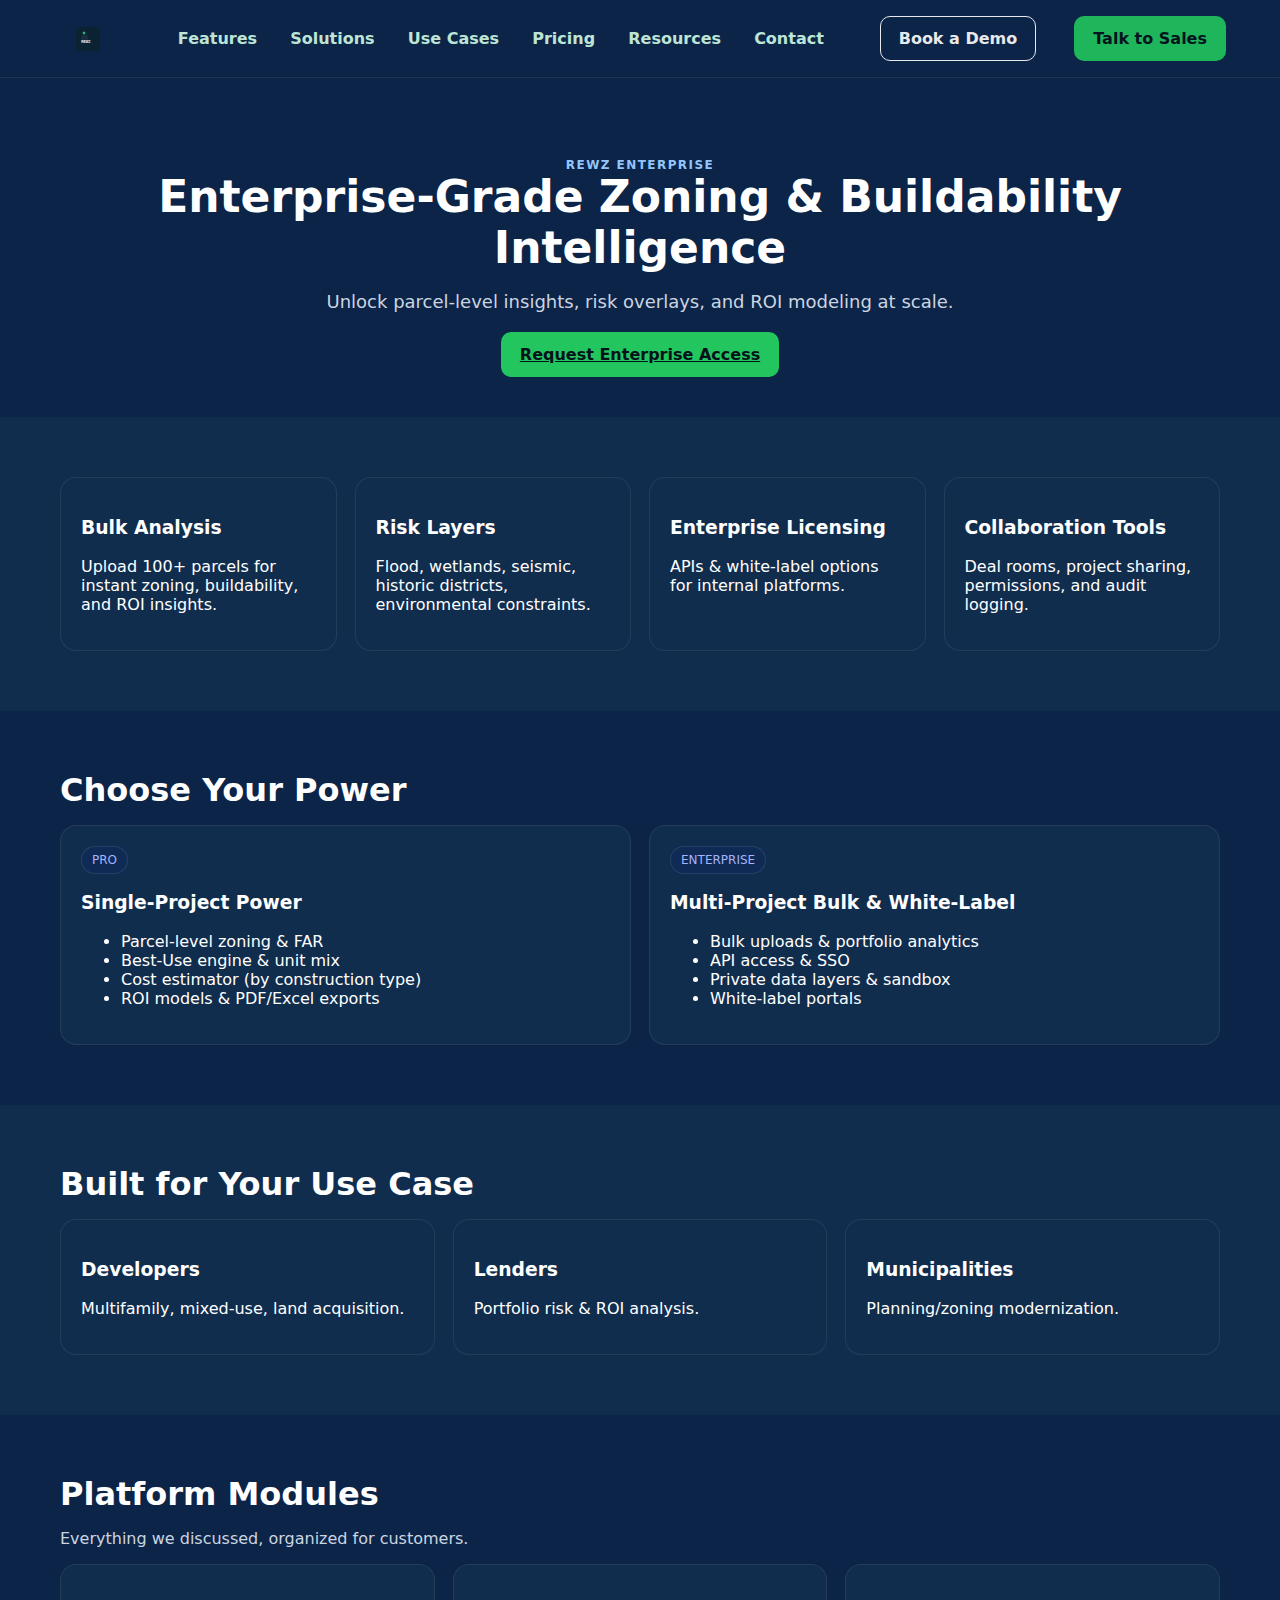
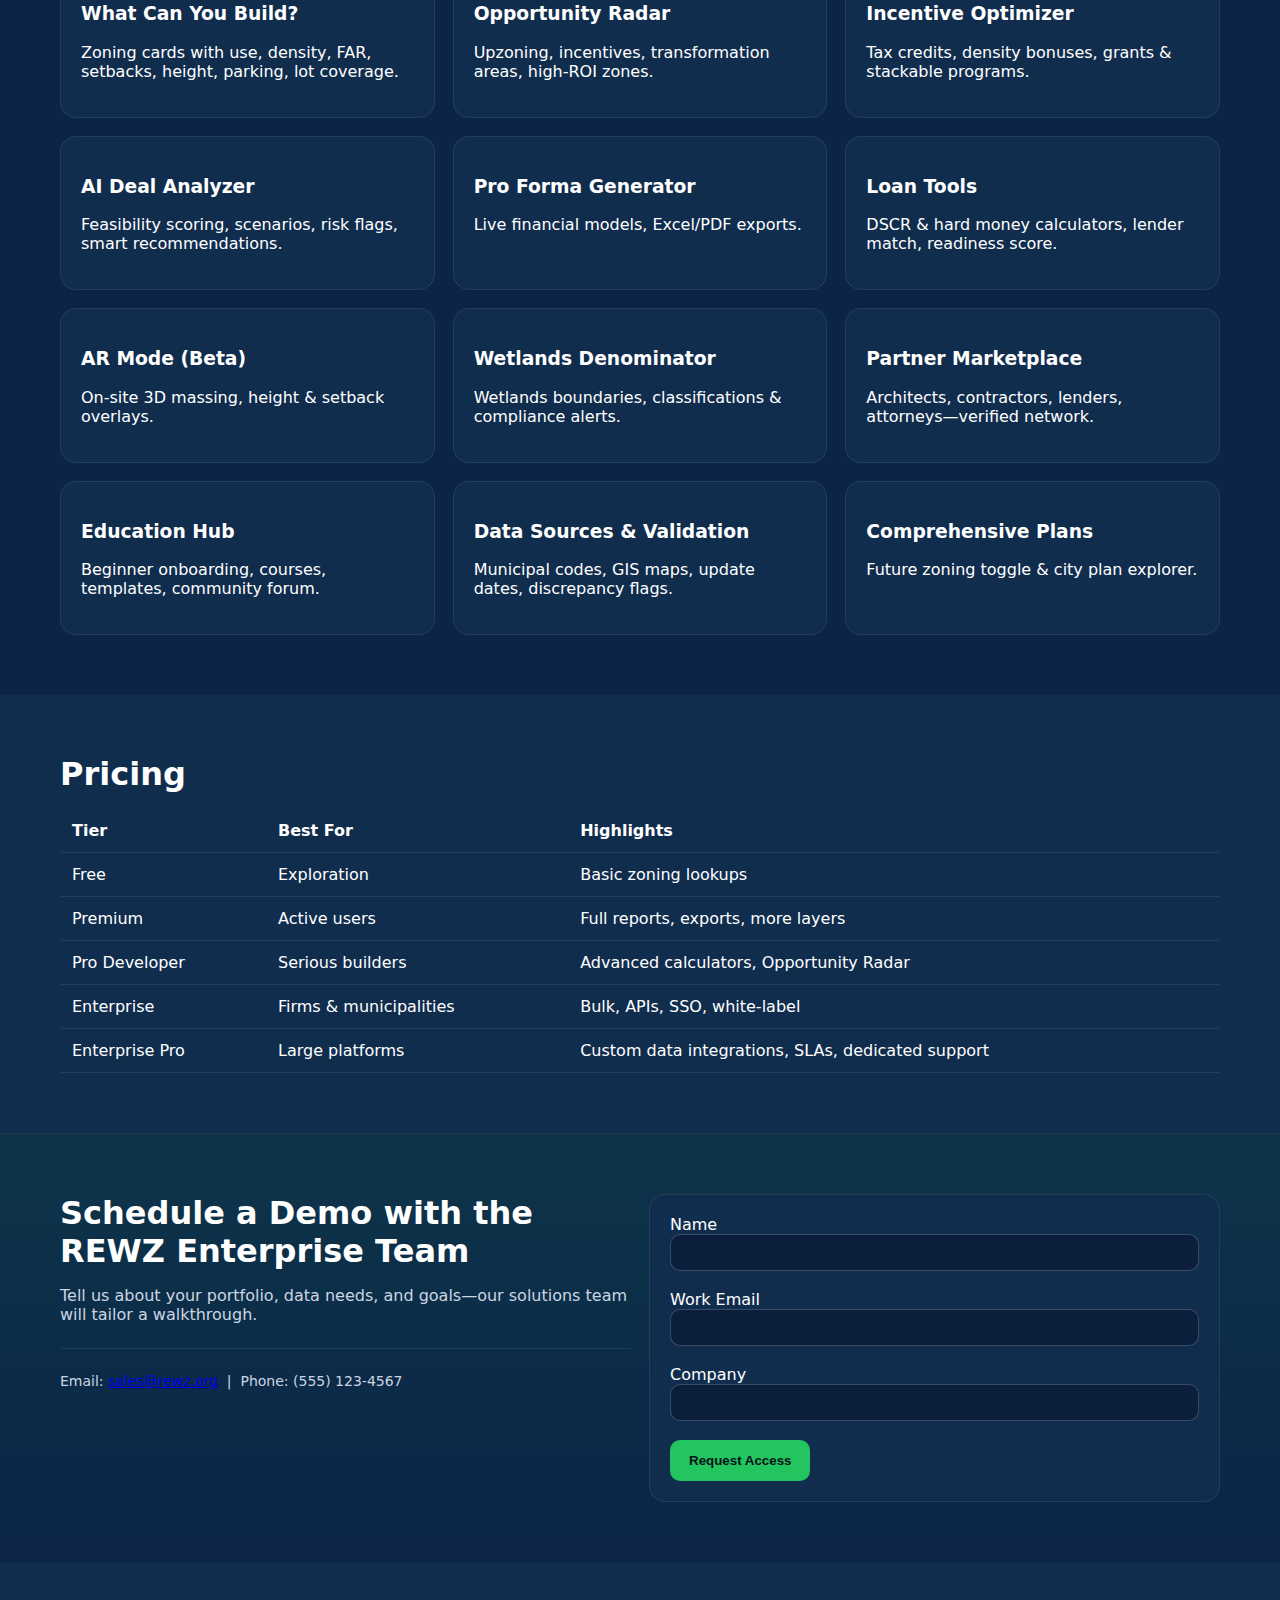
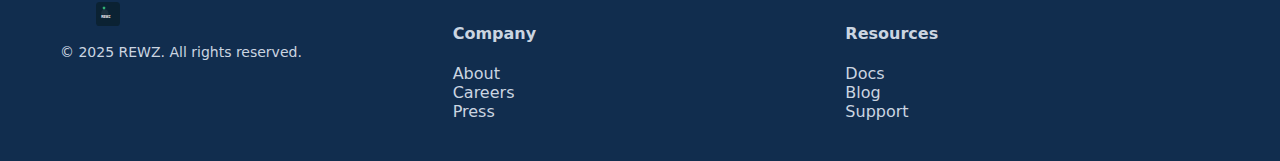
<file: index.html>
<!doctype html>
<html lang="en">
<head>
  <meta charset="utf-8"/>
  <meta name="viewport" content="width=device-width, initial-scale=1"/>
  <title>REWZ — Enterprise-Grade Zoning & Buildability Intelligence</title>
  <meta name="description" content="Unlock parcel-level insights, risk overlays, and ROI modeling at scale."/>
  <link rel="icon" href="assets/logo.svg"/>
  <link rel="stylesheet" href="styles.css"/>
</head>
<body>
  <header>
    <div class="container nav">
      <div style="display:flex;align-items:center;gap:10px">
        <img src="assets/logo.svg" alt="REWZ" width="96" height="24"/>
      </div>
      <nav id="nav-links" style="display:block">
        <a href="#features">Features</a>
        <a href="#solutions">Solutions</a>
        <a href="#use-cases">Use Cases</a>
        <a href="#pricing">Pricing</a>
        <a href="#resources">Resources</a>
        <a href="#contact">Contact</a>
      </nav>
      <div style="display:flex;gap:10px">
        <a class="btn ghost" href="#contact">Book a Demo</a>
        <a class="btn primary" href="#contact">Talk to Sales</a>
      </div>
    </div>
  </header>

  <main>
    <section class="hero container">
      <div class="kicker">REWZ ENTERPRISE</div>
      <h1>Enterprise-Grade Zoning &amp; Buildability Intelligence</h1>
      <p>Unlock parcel-level insights, risk overlays, and ROI modeling at scale.</p>
      <div style="margin-top:20px">
        <a class="btn primary" href="#contact">Request Enterprise Access</a>
      </div>
    </section>

    <section id="features" class="section" style="background:var(--navy-2)">
      <div class="container">
        <div class="grid features">
          <div class="card">
            <h3>Bulk Analysis</h3>
            <p>Upload 100+ parcels for instant zoning, buildability, and ROI insights.</p>
          </div>
          <div class="card">
            <h3>Risk Layers</h3>
            <p>Flood, wetlands, seismic, historic districts, environmental constraints.</p>
          </div>
          <div class="card">
            <h3>Enterprise Licensing</h3>
            <p>APIs &amp; white‑label options for internal platforms.</p>
          </div>
          <div class="card">
            <h3>Collaboration Tools</h3>
            <p>Deal rooms, project sharing, permissions, and audit logging.</p>
          </div>
        </div>
      </div>
    </section>

    <section id="solutions" class="section">
      <div class="container">
        <h2>Choose Your Power</h2>
        <div class="grid two">
          <div class="card">
            <div class="badge">PRO</div>
            <h3>Single‑Project Power</h3>
            <ul>
              <li>Parcel‑level zoning &amp; FAR</li>
              <li>Best‑Use engine &amp; unit mix</li>
              <li>Cost estimator (by construction type)</li>
              <li>ROI models &amp; PDF/Excel exports</li>
            </ul>
          </div>
          <div class="card">
            <div class="badge">ENTERPRISE</div>
            <h3>Multi‑Project Bulk &amp; White‑Label</h3>
            <ul>
              <li>Bulk uploads &amp; portfolio analytics</li>
              <li>API access &amp; SSO</li>
              <li>Private data layers &amp; sandbox</li>
              <li>White‑label portals</li>
            </ul>
          </div>
        </div>
      </div>
    </section>

    <section id="use-cases" class="section" style="background:var(--navy-2)">
      <div class="container">
        <h2>Built for Your Use Case</h2>
        <div class="grid three">
          <div class="card"><h3>Developers</h3><p>Multifamily, mixed‑use, land acquisition.</p></div>
          <div class="card"><h3>Lenders</h3><p>Portfolio risk &amp; ROI analysis.</p></div>
          <div class="card"><h3>Municipalities</h3><p>Planning/zoning modernization.</p></div>
        </div>
      </div>
    </section>

    <section id="resources" class="section">
      <div class="container">
        <h2>Platform Modules</h2>
        <p class="lead">Everything we discussed, organized for customers.</p>
        <div class="grid three">
          <div class="card"><h3>What Can You Build?</h3><p>Zoning cards with use, density, FAR, setbacks, height, parking, lot coverage.</p></div>
          <div class="card"><h3>Opportunity Radar</h3><p>Upzoning, incentives, transformation areas, high‑ROI zones.</p></div>
          <div class="card"><h3>Incentive Optimizer</h3><p>Tax credits, density bonuses, grants &amp; stackable programs.</p></div>
          <div class="card"><h3>AI Deal Analyzer</h3><p>Feasibility scoring, scenarios, risk flags, smart recommendations.</p></div>
          <div class="card"><h3>Pro Forma Generator</h3><p>Live financial models, Excel/PDF exports.</p></div>
          <div class="card"><h3>Loan Tools</h3><p>DSCR &amp; hard money calculators, lender match, readiness score.</p></div>
          <div class="card"><h3>AR Mode (Beta)</h3><p>On‑site 3D massing, height &amp; setback overlays.</p></div>
          <div class="card"><h3>Wetlands Denominator</h3><p>Wetlands boundaries, classifications &amp; compliance alerts.</p></div>
          <div class="card"><h3>Partner Marketplace</h3><p>Architects, contractors, lenders, attorneys—verified network.</p></div>
          <div class="card"><h3>Education Hub</h3><p>Beginner onboarding, courses, templates, community forum.</p></div>
          <div class="card"><h3>Data Sources &amp; Validation</h3><p>Municipal codes, GIS maps, update dates, discrepancy flags.</p></div>
          <div class="card"><h3>Comprehensive Plans</h3><p>Future zoning toggle &amp; city plan explorer.</p></div>
        </div>
      </div>
    </section>

    <section id="pricing" class="section" style="background:var(--navy-2)">
      <div class="container">
        <h2>Pricing</h2>
        <table class="table">
          <thead><tr><th>Tier</th><th>Best For</th><th>Highlights</th></tr></thead>
          <tbody>
            <tr><td>Free</td><td>Exploration</td><td>Basic zoning lookups</td></tr>
            <tr><td>Premium</td><td>Active users</td><td>Full reports, exports, more layers</td></tr>
            <tr><td>Pro Developer</td><td>Serious builders</td><td>Advanced calculators, Opportunity Radar</td></tr>
            <tr><td>Enterprise</td><td>Firms &amp; municipalities</td><td>Bulk, APIs, SSO, white‑label</td></tr>
            <tr><td>Enterprise Pro</td><td>Large platforms</td><td>Custom data integrations, SLAs, dedicated support</td></tr>
          </tbody>
        </table>
      </div>
    </section>

    <section id="contact" class="section cta">
      <div class="container">
        <div class="grid two">
          <div>
            <h2>Schedule a Demo with the REWZ Enterprise Team</h2>
            <p class="lead">Tell us about your portfolio, data needs, and goals—our solutions team will tailor a walkthrough.</p>
            <hr/>
            <p class="small">Email: <a href="mailto:sales@rewz.org">sales@rewz.org</a> &nbsp;|&nbsp; Phone: (555) 123‑4567</p>
          </div>
          <div class="card">
            <form onsubmit="submitDemo(event)">
              <label>Name<br/><input required style="width:100%;padding:10px;border-radius:10px;border:1px solid rgba(255,255,255,.2);background:#0b1f3c;color:#fff"/></label><br/><br/>
              <label>Work Email<br/><input type="email" required style="width:100%;padding:10px;border-radius:10px;border:1px solid rgba(255,255,255,.2);background:#0b1f3c;color:#fff"/></label><br/><br/>
              <label>Company<br/><input style="width:100%;padding:10px;border-radius:10px;border:1px solid rgba(255,255,255,.2);background:#0b1f3c;color:#fff"/></label><br/><br/>
              <button class="btn primary" type="submit">Request Access</button>
            </form>
          </div>
        </div>
      </div>
    </section>
  </main>

  <footer class="footer">
    <div class="container grid three">
      <div>
        <img src="assets/logo.svg" width="96" height="24" alt="REWZ"/>
        <p class="small">© 2025 REWZ. All rights reserved.</p>
      </div>
      <div>
        <h4>Company</h4>
        <a href="#resources">About</a><br/>
        <a href="#resources">Careers</a><br/>
        <a href="#resources">Press</a>
      </div>
      <div>
        <h4>Resources</h4>
        <a href="#resources">Docs</a><br/>
        <a href="#resources">Blog</a><br/>
        <a href="#contact">Support</a>
      </div>
    </div>
  </footer>
  <script src="script.js"></script>
</body>
</html>
</file>
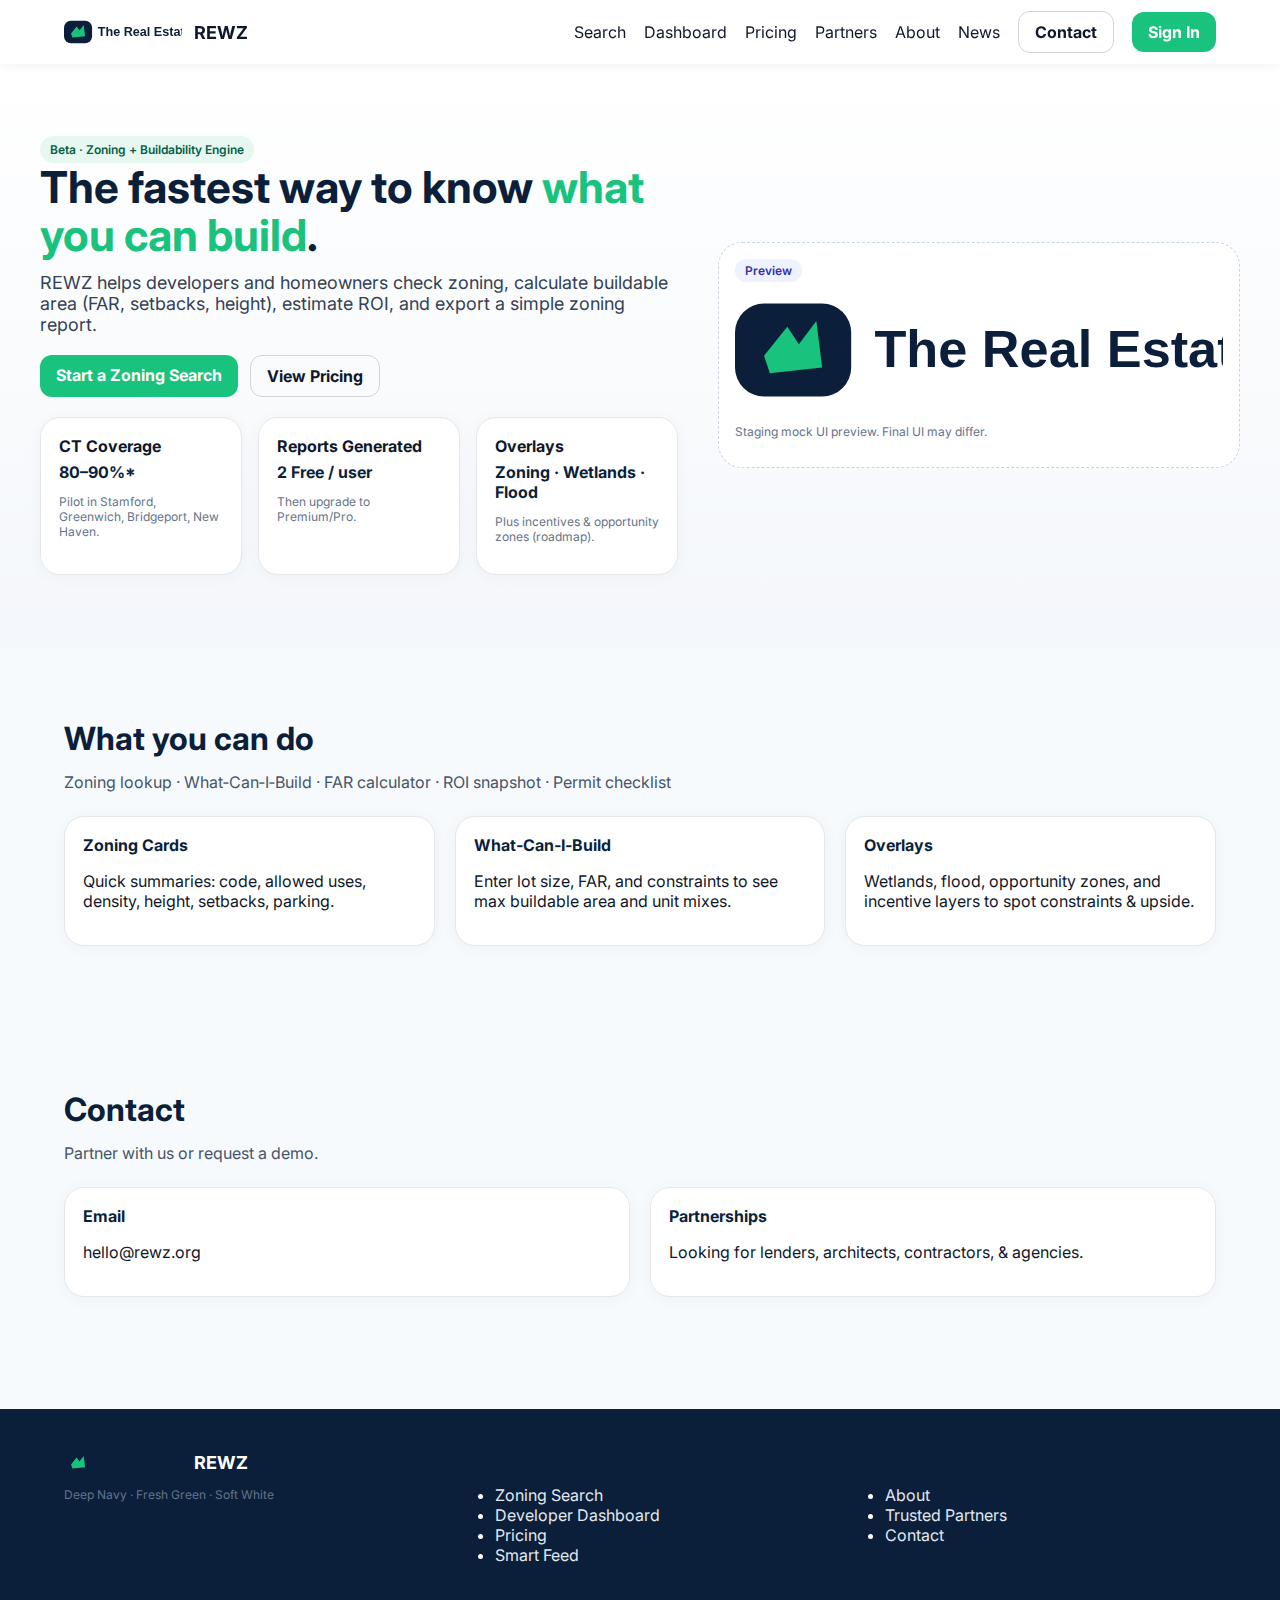
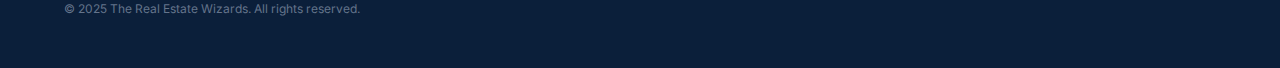
<file: rewz-website/index.html>
<!doctype html>
<html lang="en">
<head>
  <meta charset="utf-8"/>
  <meta name="viewport" content="width=device-width,initial-scale=1"/>
  <title>Home · REWZ</title>
  <link rel="icon" href="favicon.svg" type="image/svg+xml"/>
  <link rel="preconnect" href="https://fonts.googleapis.com">
  <link rel="preconnect" href="https://fonts.gstatic.com" crossorigin>
  <link href="https://fonts.googleapis.com/css2?family=Inter:wght@400;600;700;800&display=swap" rel="stylesheet">
  <link rel="stylesheet" href="assets/css/styles.css"/>
</head>
<body>
  
<nav class="nav">
  <div class="container nav-inner">
    <a class="brand" href="index.html">
      <img src="assets/img/logo.svg" alt="REWZ Logo" height="28"/>
      <span>REWZ</span>
    </a>
    <div class="menu">
      <a href="search.html">Search</a>
      <a href="dashboard.html">Dashboard</a>
      <a href="pricing.html">Pricing</a>
      <a href="partners.html">Partners</a>
      <a href="about.html">About</a>
      <a href="news.html">News</a>
      <a class="cta secondary" href="#contact">Contact</a>
      <a class="cta" href="#">Sign In</a>
    </div>
  </div>
</nav>

  
<header class="hero">
  <div class="container inner">
    <div>
      <span class="badge">Beta · Zoning + Buildability Engine</span>
      <h1 class="h1">The fastest way to know <span style="color:#19C37D">what you can build</span>.</h1>
      <p class="p">REWZ helps developers and homeowners check zoning, calculate buildable area (FAR, setbacks, height), estimate ROI, and export a simple zoning report.</p>
      <div class="hero-buttons">
        <a class="cta" href="search.html">Start a Zoning Search</a>
        <a class="cta secondary" href="pricing.html">View Pricing</a>
      </div>
      <div class="kpis">
        <div class="card"><h4>CT Coverage</h4><div class="sh">80–90%*</div><p class="small">Pilot in Stamford, Greenwich, Bridgeport, New Haven.</p></div>
        <div class="card"><h4>Reports Generated</h4><div class="sh">2 Free / user</div><p class="small">Then upgrade to Premium/Pro.</p></div>
        <div class="card"><h4>Overlays</h4><div class="sh">Zoning · Wetlands · Flood</div><p class="small">Plus incentives & opportunity zones (roadmap).</p></div>
      </div>
    </div>
    <div class="hero-illustration">
      <div class="tag">Preview</div>
      <img src="assets/img/logo.svg" alt="Preview" style="width:100%;height:auto;margin-top:10px;"/>
      <p class="small">Staging mock UI preview. Final UI may differ.</p>
    </div>
  </div>
</header>

<section class="section">
  <div class="container">
    <h2>What you can do</h2>
    <p class="sub">Zoning lookup · What‑Can‑I‑Build · FAR calculator · ROI snapshot · Permit checklist</p>
    <div class="grid-3">
      <div class="card"><div class="sh">Zoning Cards</div><p>Quick summaries: code, allowed uses, density, height, setbacks, parking.</p></div>
      <div class="card"><div class="sh">What‑Can‑I‑Build</div><p>Enter lot size, FAR, and constraints to see max buildable area and unit mixes.</p></div>
      <div class="card"><div class="sh">Overlays</div><p>Wetlands, flood, opportunity zones, and incentive layers to spot constraints & upside.</p></div>
    </div>
  </div>
</section>

<section id="contact" class="section">
  <div class="container">
    <h2>Contact</h2>
    <p class="sub">Partner with us or request a demo.</p>
    <div class="grid-2">
      <div class="card">
        <div class="sh">Email</div>
        <p>hello@rewz.org</p>
      </div>
      <div class="card">
        <div class="sh">Partnerships</div>
        <p>Looking for lenders, architects, contractors, & agencies.</p>
      </div>
    </div>
  </div>
</section>

  
<footer class="footer">
  <div class="container">
    <div class="grid-3">
      <div>
        <div class="brand"><img src="assets/img/logo.svg" height="28"/><span>REWZ</span></div>
        <p class="small" style="margin-top:10px;">Deep Navy · Fresh Green · Soft White</p>
      </div>
      <div>
        <div class="sh">Product</div>
        <ul>
          <li><a href="search.html">Zoning Search</a></li>
          <li><a href="dashboard.html">Developer Dashboard</a></li>
          <li><a href="pricing.html">Pricing</a></li>
          <li><a href="news.html">Smart Feed</a></li>
        </ul>
      </div>
      <div>
        <div class="sh">Company</div>
        <ul>
          <li><a href="about.html">About</a></li>
          <li><a href="partners.html">Trusted Partners</a></li>
          <li><a href="#contact">Contact</a></li>
        </ul>
      </div>
    </div>
    <p class="small" style="margin-top:20px;">© 2025 The Real Estate Wizards. All rights reserved.</p>
  </div>
</footer>

  <script src="assets/js/main.js"></script>
</body>
</html>
</file>
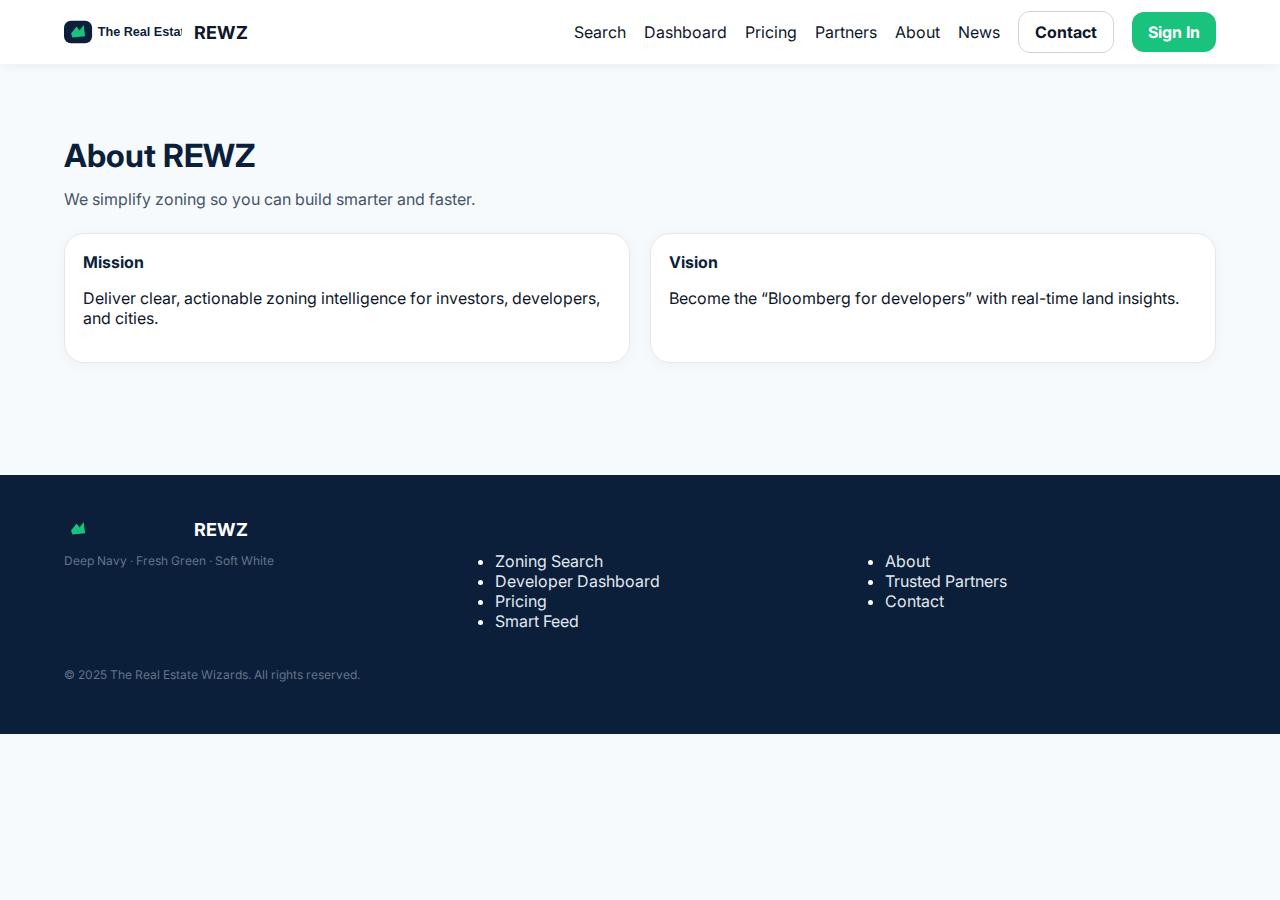
<file: about.html>
<!doctype html>
<html lang="en">
<head>
  <meta charset="utf-8"/>
  <meta name="viewport" content="width=device-width,initial-scale=1"/>
  <title>About · REWZ</title>
  <link rel="icon" href="favicon.svg" type="image/svg+xml"/>
  <link rel="preconnect" href="https://fonts.googleapis.com">
  <link rel="preconnect" href="https://fonts.gstatic.com" crossorigin>
  <link href="https://fonts.googleapis.com/css2?family=Inter:wght@400;600;700;800&display=swap" rel="stylesheet">
  <link rel="stylesheet" href="assets/css/styles.css"/>
</head>
<body>
  
<nav class="nav">
  <div class="container nav-inner">
    <a class="brand" href="index.html">
      <img src="assets/img/logo.svg" alt="REWZ Logo" height="28"/>
      <span>REWZ</span>
    </a>
    <div class="menu">
      <a href="search.html">Search</a>
      <a href="dashboard.html">Dashboard</a>
      <a href="pricing.html">Pricing</a>
      <a href="partners.html">Partners</a>
      <a href="about.html">About</a>
      <a href="news.html">News</a>
      <a class="cta secondary" href="#contact">Contact</a>
      <a class="cta" href="#">Sign In</a>
    </div>
  </div>
</nav>

  
<section class="section">
  <div class="container">
    <h2>About REWZ</h2>
    <p class="sub">We simplify zoning so you can build smarter and faster.</p>
    <div class="grid-2">
      <div class="card"><div class="sh">Mission</div><p>Deliver clear, actionable zoning intelligence for investors, developers, and cities.</p></div>
      <div class="card"><div class="sh">Vision</div><p>Become the “Bloomberg for developers” with real-time land insights.</p></div>
    </div>
  </div>
</section>

  
<footer class="footer">
  <div class="container">
    <div class="grid-3">
      <div>
        <div class="brand"><img src="assets/img/logo.svg" height="28"/><span>REWZ</span></div>
        <p class="small" style="margin-top:10px;">Deep Navy · Fresh Green · Soft White</p>
      </div>
      <div>
        <div class="sh">Product</div>
        <ul>
          <li><a href="search.html">Zoning Search</a></li>
          <li><a href="dashboard.html">Developer Dashboard</a></li>
          <li><a href="pricing.html">Pricing</a></li>
          <li><a href="news.html">Smart Feed</a></li>
        </ul>
      </div>
      <div>
        <div class="sh">Company</div>
        <ul>
          <li><a href="about.html">About</a></li>
          <li><a href="partners.html">Trusted Partners</a></li>
          <li><a href="#contact">Contact</a></li>
        </ul>
      </div>
    </div>
    <p class="small" style="margin-top:20px;">© 2025 The Real Estate Wizards. All rights reserved.</p>
  </div>
</footer>

  <script src="assets/js/main.js"></script>
</body>
</html>
</file>
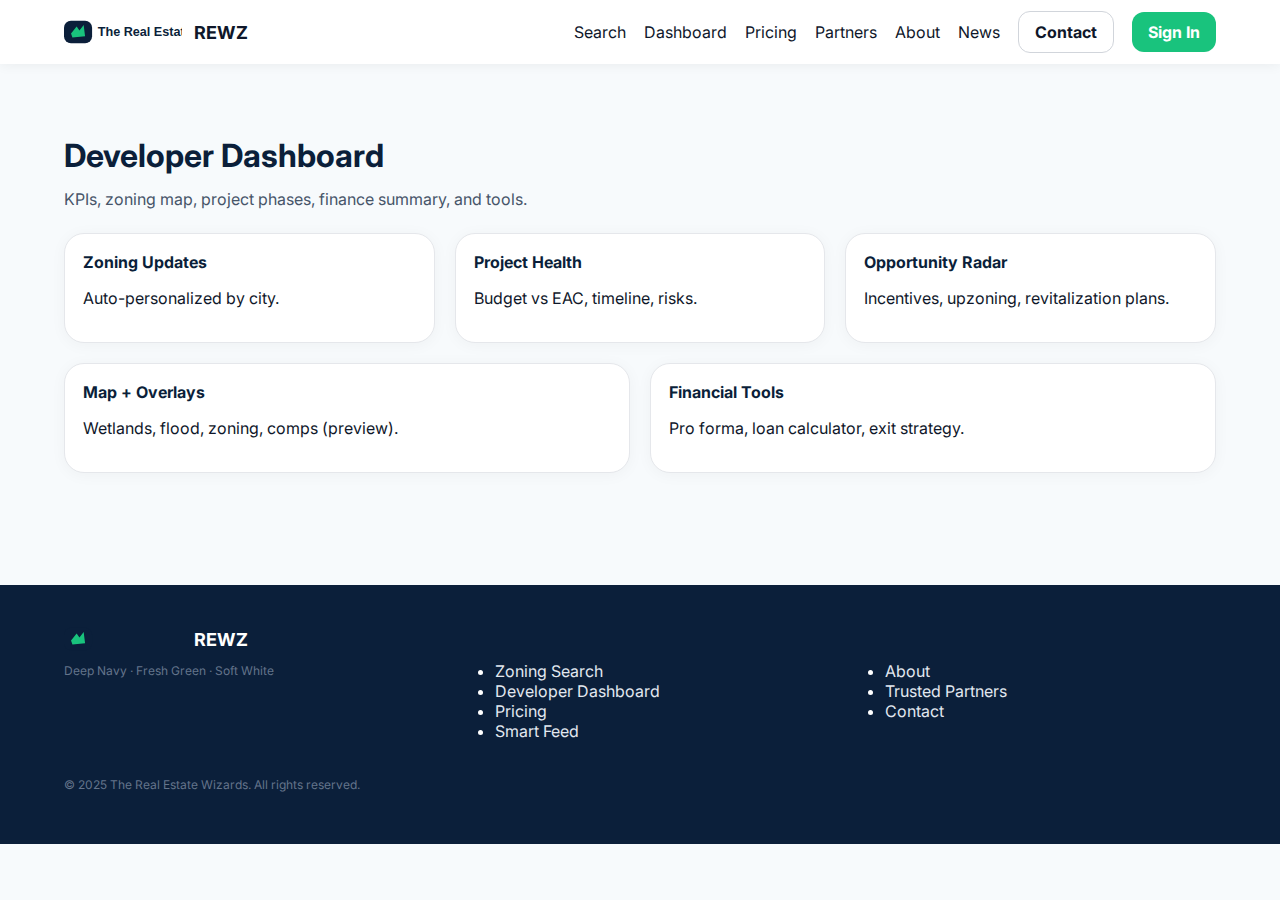
<file: dashboard.html>
<!doctype html>
<html lang="en">
<head>
  <meta charset="utf-8"/>
  <meta name="viewport" content="width=device-width,initial-scale=1"/>
  <title>Dashboard · REWZ</title>
  <link rel="icon" href="favicon.svg" type="image/svg+xml"/>
  <link rel="preconnect" href="https://fonts.googleapis.com">
  <link rel="preconnect" href="https://fonts.gstatic.com" crossorigin>
  <link href="https://fonts.googleapis.com/css2?family=Inter:wght@400;600;700;800&display=swap" rel="stylesheet">
  <link rel="stylesheet" href="assets/css/styles.css"/>
</head>
<body>
  
<nav class="nav">
  <div class="container nav-inner">
    <a class="brand" href="index.html">
      <img src="assets/img/logo.svg" alt="REWZ Logo" height="28"/>
      <span>REWZ</span>
    </a>
    <div class="menu">
      <a href="search.html">Search</a>
      <a href="dashboard.html">Dashboard</a>
      <a href="pricing.html">Pricing</a>
      <a href="partners.html">Partners</a>
      <a href="about.html">About</a>
      <a href="news.html">News</a>
      <a class="cta secondary" href="#contact">Contact</a>
      <a class="cta" href="#">Sign In</a>
    </div>
  </div>
</nav>

  
<section class="section">
  <div class="container">
    <h2>Developer Dashboard</h2>
    <p class="sub">KPIs, zoning map, project phases, finance summary, and tools.</p>
    <div class="grid-3">
      <div class="card"><div class="sh">Zoning Updates</div><p>Auto-personalized by city.</p></div>
      <div class="card"><div class="sh">Project Health</div><p>Budget vs EAC, timeline, risks.</p></div>
      <div class="card"><div class="sh">Opportunity Radar</div><p>Incentives, upzoning, revitalization plans.</p></div>
    </div>
    <div class="grid-2" style="margin-top:20px">
      <div class="card"><div class="sh">Map + Overlays</div><p>Wetlands, flood, zoning, comps (preview).</p></div>
      <div class="card"><div class="sh">Financial Tools</div><p>Pro forma, loan calculator, exit strategy.</p></div>
    </div>
  </div>
</section>

  
<footer class="footer">
  <div class="container">
    <div class="grid-3">
      <div>
        <div class="brand"><img src="assets/img/logo.svg" height="28"/><span>REWZ</span></div>
        <p class="small" style="margin-top:10px;">Deep Navy · Fresh Green · Soft White</p>
      </div>
      <div>
        <div class="sh">Product</div>
        <ul>
          <li><a href="search.html">Zoning Search</a></li>
          <li><a href="dashboard.html">Developer Dashboard</a></li>
          <li><a href="pricing.html">Pricing</a></li>
          <li><a href="news.html">Smart Feed</a></li>
        </ul>
      </div>
      <div>
        <div class="sh">Company</div>
        <ul>
          <li><a href="about.html">About</a></li>
          <li><a href="partners.html">Trusted Partners</a></li>
          <li><a href="#contact">Contact</a></li>
        </ul>
      </div>
    </div>
    <p class="small" style="margin-top:20px;">© 2025 The Real Estate Wizards. All rights reserved.</p>
  </div>
</footer>

  <script src="assets/js/main.js"></script>
</body>
</html>
</file>
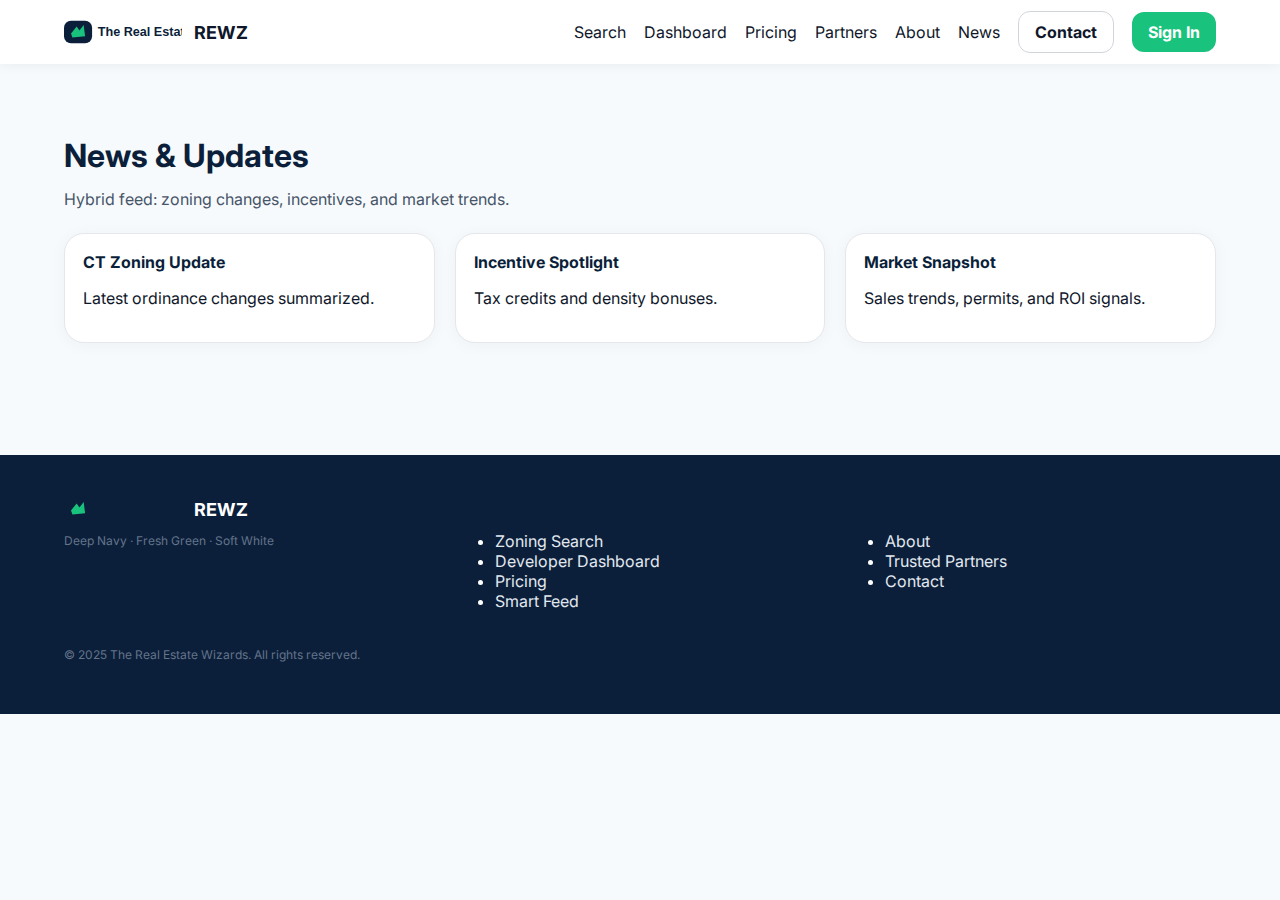
<file: news.html>
<!doctype html>
<html lang="en">
<head>
  <meta charset="utf-8"/>
  <meta name="viewport" content="width=device-width,initial-scale=1"/>
  <title>News · REWZ</title>
  <link rel="icon" href="favicon.svg" type="image/svg+xml"/>
  <link rel="preconnect" href="https://fonts.googleapis.com">
  <link rel="preconnect" href="https://fonts.gstatic.com" crossorigin>
  <link href="https://fonts.googleapis.com/css2?family=Inter:wght@400;600;700;800&display=swap" rel="stylesheet">
  <link rel="stylesheet" href="assets/css/styles.css"/>
</head>
<body>
  
<nav class="nav">
  <div class="container nav-inner">
    <a class="brand" href="index.html">
      <img src="assets/img/logo.svg" alt="REWZ Logo" height="28"/>
      <span>REWZ</span>
    </a>
    <div class="menu">
      <a href="search.html">Search</a>
      <a href="dashboard.html">Dashboard</a>
      <a href="pricing.html">Pricing</a>
      <a href="partners.html">Partners</a>
      <a href="about.html">About</a>
      <a href="news.html">News</a>
      <a class="cta secondary" href="#contact">Contact</a>
      <a class="cta" href="#">Sign In</a>
    </div>
  </div>
</nav>

  
<section class="section">
  <div class="container">
    <h2>News & Updates</h2>
    <p class="sub">Hybrid feed: zoning changes, incentives, and market trends.</p>
    <div class="grid-3">
      <div class="card"><div class="sh">CT Zoning Update</div><p>Latest ordinance changes summarized.</p></div>
      <div class="card"><div class="sh">Incentive Spotlight</div><p>Tax credits and density bonuses.</p></div>
      <div class="card"><div class="sh">Market Snapshot</div><p>Sales trends, permits, and ROI signals.</p></div>
    </div>
  </div>
</section>

  
<footer class="footer">
  <div class="container">
    <div class="grid-3">
      <div>
        <div class="brand"><img src="assets/img/logo.svg" height="28"/><span>REWZ</span></div>
        <p class="small" style="margin-top:10px;">Deep Navy · Fresh Green · Soft White</p>
      </div>
      <div>
        <div class="sh">Product</div>
        <ul>
          <li><a href="search.html">Zoning Search</a></li>
          <li><a href="dashboard.html">Developer Dashboard</a></li>
          <li><a href="pricing.html">Pricing</a></li>
          <li><a href="news.html">Smart Feed</a></li>
        </ul>
      </div>
      <div>
        <div class="sh">Company</div>
        <ul>
          <li><a href="about.html">About</a></li>
          <li><a href="partners.html">Trusted Partners</a></li>
          <li><a href="#contact">Contact</a></li>
        </ul>
      </div>
    </div>
    <p class="small" style="margin-top:20px;">© 2025 The Real Estate Wizards. All rights reserved.</p>
  </div>
</footer>

  <script src="assets/js/main.js"></script>
</body>
</html>
</file>
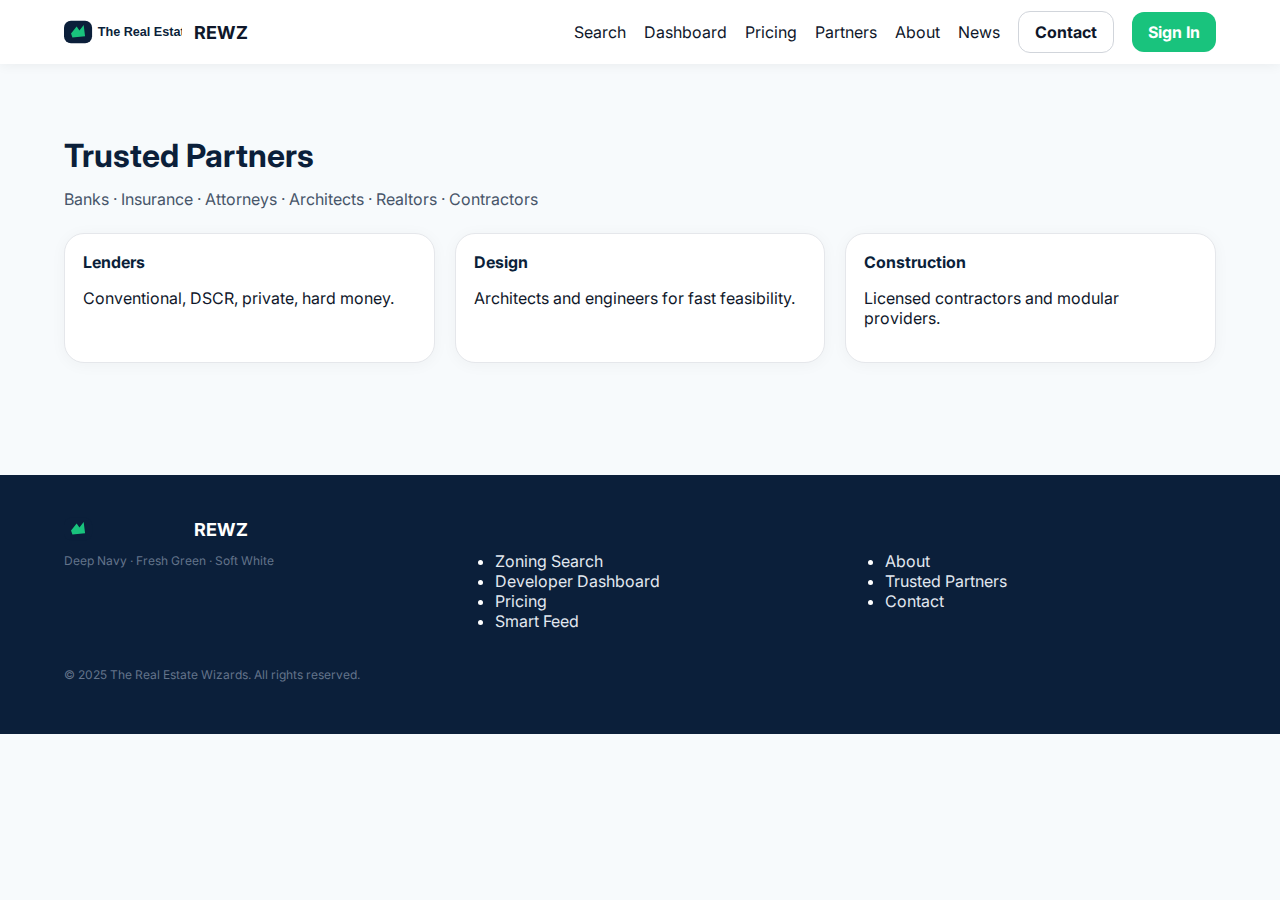
<file: partners.html>
<!doctype html>
<html lang="en">
<head>
  <meta charset="utf-8"/>
  <meta name="viewport" content="width=device-width,initial-scale=1"/>
  <title>Partners · REWZ</title>
  <link rel="icon" href="favicon.svg" type="image/svg+xml"/>
  <link rel="preconnect" href="https://fonts.googleapis.com">
  <link rel="preconnect" href="https://fonts.gstatic.com" crossorigin>
  <link href="https://fonts.googleapis.com/css2?family=Inter:wght@400;600;700;800&display=swap" rel="stylesheet">
  <link rel="stylesheet" href="assets/css/styles.css"/>
</head>
<body>
  
<nav class="nav">
  <div class="container nav-inner">
    <a class="brand" href="index.html">
      <img src="assets/img/logo.svg" alt="REWZ Logo" height="28"/>
      <span>REWZ</span>
    </a>
    <div class="menu">
      <a href="search.html">Search</a>
      <a href="dashboard.html">Dashboard</a>
      <a href="pricing.html">Pricing</a>
      <a href="partners.html">Partners</a>
      <a href="about.html">About</a>
      <a href="news.html">News</a>
      <a class="cta secondary" href="#contact">Contact</a>
      <a class="cta" href="#">Sign In</a>
    </div>
  </div>
</nav>

  
<section class="section">
  <div class="container">
    <h2>Trusted Partners</h2>
    <p class="sub">Banks · Insurance · Attorneys · Architects · Realtors · Contractors</p>
    <div class="grid-3">
      <div class="card"><div class="sh">Lenders</div><p>Conventional, DSCR, private, hard money.</p></div>
      <div class="card"><div class="sh">Design</div><p>Architects and engineers for fast feasibility.</p></div>
      <div class="card"><div class="sh">Construction</div><p>Licensed contractors and modular providers.</p></div>
    </div>
  </div>
</section>

  
<footer class="footer">
  <div class="container">
    <div class="grid-3">
      <div>
        <div class="brand"><img src="assets/img/logo.svg" height="28"/><span>REWZ</span></div>
        <p class="small" style="margin-top:10px;">Deep Navy · Fresh Green · Soft White</p>
      </div>
      <div>
        <div class="sh">Product</div>
        <ul>
          <li><a href="search.html">Zoning Search</a></li>
          <li><a href="dashboard.html">Developer Dashboard</a></li>
          <li><a href="pricing.html">Pricing</a></li>
          <li><a href="news.html">Smart Feed</a></li>
        </ul>
      </div>
      <div>
        <div class="sh">Company</div>
        <ul>
          <li><a href="about.html">About</a></li>
          <li><a href="partners.html">Trusted Partners</a></li>
          <li><a href="#contact">Contact</a></li>
        </ul>
      </div>
    </div>
    <p class="small" style="margin-top:20px;">© 2025 The Real Estate Wizards. All rights reserved.</p>
  </div>
</footer>

  <script src="assets/js/main.js"></script>
</body>
</html>
</file>
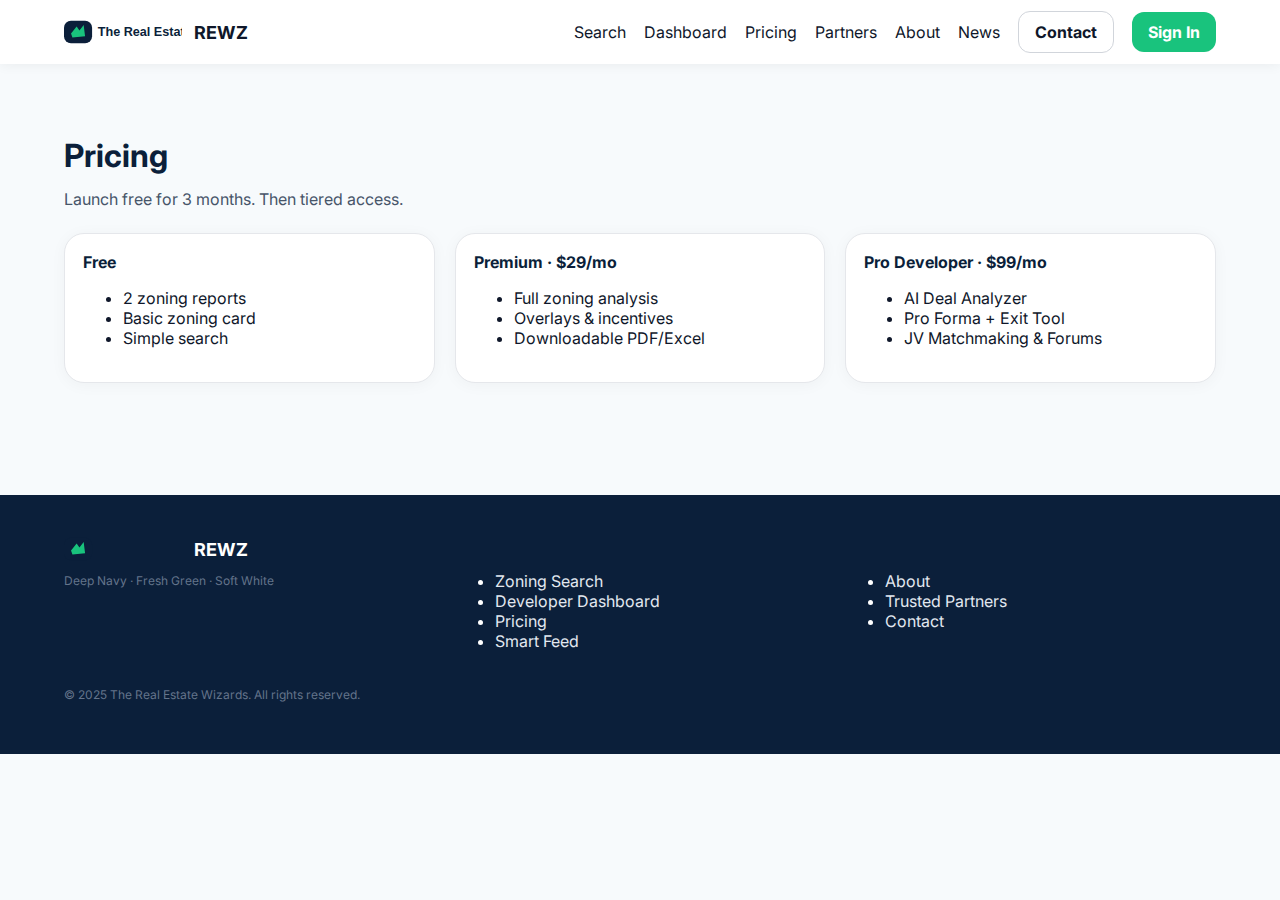
<file: pricing.html>
<!doctype html>
<html lang="en">
<head>
  <meta charset="utf-8"/>
  <meta name="viewport" content="width=device-width,initial-scale=1"/>
  <title>Pricing · REWZ</title>
  <link rel="icon" href="favicon.svg" type="image/svg+xml"/>
  <link rel="preconnect" href="https://fonts.googleapis.com">
  <link rel="preconnect" href="https://fonts.gstatic.com" crossorigin>
  <link href="https://fonts.googleapis.com/css2?family=Inter:wght@400;600;700;800&display=swap" rel="stylesheet">
  <link rel="stylesheet" href="assets/css/styles.css"/>
</head>
<body>
  
<nav class="nav">
  <div class="container nav-inner">
    <a class="brand" href="index.html">
      <img src="assets/img/logo.svg" alt="REWZ Logo" height="28"/>
      <span>REWZ</span>
    </a>
    <div class="menu">
      <a href="search.html">Search</a>
      <a href="dashboard.html">Dashboard</a>
      <a href="pricing.html">Pricing</a>
      <a href="partners.html">Partners</a>
      <a href="about.html">About</a>
      <a href="news.html">News</a>
      <a class="cta secondary" href="#contact">Contact</a>
      <a class="cta" href="#">Sign In</a>
    </div>
  </div>
</nav>

  
<section class="section">
  <div class="container">
    <h2>Pricing</h2>
    <p class="sub">Launch free for 3 months. Then tiered access.</p>
    <div class="grid-3">
      <div class="card">
        <div class="sh">Free</div>
        <ul>
          <li>2 zoning reports</li>
          <li>Basic zoning card</li>
          <li>Simple search</li>
        </ul>
      </div>
      <div class="card">
        <div class="sh">Premium · $29/mo</div>
        <ul>
          <li>Full zoning analysis</li>
          <li>Overlays & incentives</li>
          <li>Downloadable PDF/Excel</li>
        </ul>
      </div>
      <div class="card">
        <div class="sh">Pro Developer · $99/mo</div>
        <ul>
          <li>AI Deal Analyzer</li>
          <li>Pro Forma + Exit Tool</li>
          <li>JV Matchmaking & Forums</li>
        </ul>
      </div>
    </div>
  </div>
</section>

  
<footer class="footer">
  <div class="container">
    <div class="grid-3">
      <div>
        <div class="brand"><img src="assets/img/logo.svg" height="28"/><span>REWZ</span></div>
        <p class="small" style="margin-top:10px;">Deep Navy · Fresh Green · Soft White</p>
      </div>
      <div>
        <div class="sh">Product</div>
        <ul>
          <li><a href="search.html">Zoning Search</a></li>
          <li><a href="dashboard.html">Developer Dashboard</a></li>
          <li><a href="pricing.html">Pricing</a></li>
          <li><a href="news.html">Smart Feed</a></li>
        </ul>
      </div>
      <div>
        <div class="sh">Company</div>
        <ul>
          <li><a href="about.html">About</a></li>
          <li><a href="partners.html">Trusted Partners</a></li>
          <li><a href="#contact">Contact</a></li>
        </ul>
      </div>
    </div>
    <p class="small" style="margin-top:20px;">© 2025 The Real Estate Wizards. All rights reserved.</p>
  </div>
</footer>

  <script src="assets/js/main.js"></script>
</body>
</html>
</file>
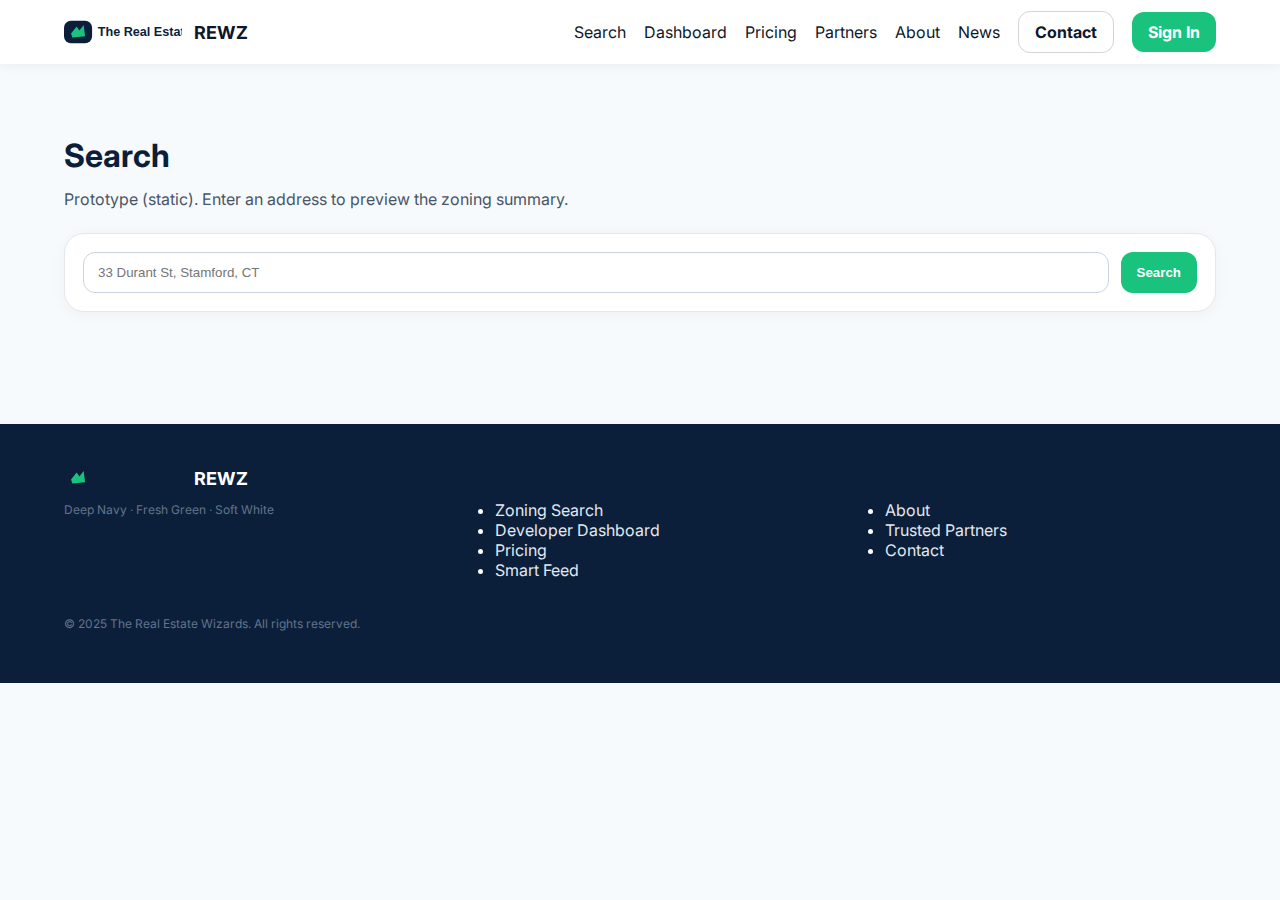
<file: search.html>
<!doctype html>
<html lang="en">
<head>
  <meta charset="utf-8"/>
  <meta name="viewport" content="width=device-width,initial-scale=1"/>
  <title>Search · REWZ</title>
  <link rel="icon" href="favicon.svg" type="image/svg+xml"/>
  <link rel="preconnect" href="https://fonts.googleapis.com">
  <link rel="preconnect" href="https://fonts.gstatic.com" crossorigin>
  <link href="https://fonts.googleapis.com/css2?family=Inter:wght@400;600;700;800&display=swap" rel="stylesheet">
  <link rel="stylesheet" href="assets/css/styles.css"/>
</head>
<body>
  
<nav class="nav">
  <div class="container nav-inner">
    <a class="brand" href="index.html">
      <img src="assets/img/logo.svg" alt="REWZ Logo" height="28"/>
      <span>REWZ</span>
    </a>
    <div class="menu">
      <a href="search.html">Search</a>
      <a href="dashboard.html">Dashboard</a>
      <a href="pricing.html">Pricing</a>
      <a href="partners.html">Partners</a>
      <a href="about.html">About</a>
      <a href="news.html">News</a>
      <a class="cta secondary" href="#contact">Contact</a>
      <a class="cta" href="#">Sign In</a>
    </div>
  </div>
</nav>

  
<section class="section">
  <div class="container">
    <h2>Search</h2>
    <p class="sub">Prototype (static). Enter an address to preview the zoning summary.</p>
    <div class="card">
      <form onsubmit="event.preventDefault();document.getElementById('result').style.display='block'">
        <div style="display:flex;gap:12px;flex-wrap:wrap">
          <input type="text" placeholder="33 Durant St, Stamford, CT" style="flex:1;min-width:260px;padding:12px 14px;border:1px solid #CBD5E1;border-radius:12px"/>
          <button class="cta">Search</button>
        </div>
      </form>
      <div id="result" style="display:none;margin-top:16px">
        <div class="grid-2">
          <div class="card">
            <div class="sh">Zoning Summary</div>
            <table class="table">
              <tr><th>Zone</th><td>R-6 (example)</td></tr>
              <tr><th>Uses</th><td>Single/Multi-family (per city code)</td></tr>
              <tr><th>Max Height</th><td>35 ft (sample)</td></tr>
              <tr><th>Setbacks</th><td>F:15', S:6', R:25' (sample)</td></tr>
              <tr><th>Parking</th><td>1.5–2.0 / unit (sample)</td></tr>
            </table>
          </div>
          <div class="card">
            <div class="sh">What‑Can‑I‑Build</div>
            <p class="small">Inputs (sample): Lot 7,000 sqft, FAR 0.5 → Max buildable ≈ 3,500 sqft.</p>
            <ul>
              <li>Option A: 2 units · 2BR each</li>
              <li>Option B: 3 units · mix 1–2BR</li>
            </ul>
            <p class="small">*For illustration only. Verify with the local code.</p>
          </div>
        </div>
      </div>
    </div>
  </div>
</section>

  
<footer class="footer">
  <div class="container">
    <div class="grid-3">
      <div>
        <div class="brand"><img src="assets/img/logo.svg" height="28"/><span>REWZ</span></div>
        <p class="small" style="margin-top:10px;">Deep Navy · Fresh Green · Soft White</p>
      </div>
      <div>
        <div class="sh">Product</div>
        <ul>
          <li><a href="search.html">Zoning Search</a></li>
          <li><a href="dashboard.html">Developer Dashboard</a></li>
          <li><a href="pricing.html">Pricing</a></li>
          <li><a href="news.html">Smart Feed</a></li>
        </ul>
      </div>
      <div>
        <div class="sh">Company</div>
        <ul>
          <li><a href="about.html">About</a></li>
          <li><a href="partners.html">Trusted Partners</a></li>
          <li><a href="#contact">Contact</a></li>
        </ul>
      </div>
    </div>
    <p class="small" style="margin-top:20px;">© 2025 The Real Estate Wizards. All rights reserved.</p>
  </div>
</footer>

  <script src="assets/js/main.js"></script>
</body>
</html>
</file>
<file: styles.css>
:root{
  --navy:#0B2447;
  --navy-2:#112D4E;
  --green:#22C55E;
  --green-2:#16A34A;
  --text:#FFFFFF;
  --muted:#CBD5E1;
}
*{box-sizing:border-box}
html{scroll-behavior:smooth}
body{margin:0;font-family:Inter,ui-sans-serif,system-ui,-apple-system,Segoe UI,Roboto,Helvetica,Arial; background:var(--navy); color:var(--text);}
.container{max-width:1200px;margin:0 auto;padding:0 20px}
.btn{display:inline-block;border-radius:10px;border:1px solid transparent;padding:12px 18px;font-weight:600;cursor:pointer;transition:.2s}
.btn.primary{background:var(--green);color:#04121a}
.btn.primary:hover{background:var(--green-2)}
.btn.ghost{background:transparent;border-color:#fff;color:#fff}
.btn.ghost:hover{background:#fff;color:#0B2447}
header{position:sticky;top:0;z-index:50;background:var(--navy);border-bottom:1px solid rgba(255,255,255,.08)}
.nav{display:flex;align-items:center;justify-content:space-between;padding:16px 0}
.nav a{color:#D1FAE5;margin:0 14px;text-decoration:none;font-weight:600;opacity:.9}
.nav a:hover{opacity:1}
.hero{padding:80px 0 40px 0;text-align:center}
.hero h1{font-size:44px;line-height:1.15;margin:0}
.hero p{color:var(--muted);max-width:740px;margin:18px auto 0;font-size:18px}
.grid{display:grid;gap:18px}
.card{background:var(--navy-2);border:1px solid rgba(255,255,255,.08);border-radius:16px;padding:20px}
.section{padding:60px 0}
.section h2{font-size:32px;margin:0 0 16px 0}
.section p.lead{color:var(--muted)}
.badge{display:inline-block;padding:6px 10px;border-radius:999px;background:#0f2a55;border:1px solid rgba(255,255,255,.1);font-size:12px;color:#a5b4fc}
.footer{background:var(--navy-2);padding:40px 0;color:#cbd5e1}
.footer a{color:#cbd5e1;text-decoration:none}
.kicker{letter-spacing:.12em;text-transform:uppercase;color:#93c5fd;font-weight:700;font-size:12px}
.table{width:100%;border-collapse:collapse}
.table th,.table td{border-bottom:1px solid rgba(255,255,255,.08);padding:12px;text-align:left}
.cta{background:linear-gradient(180deg, rgba(34,197,94,.1), transparent);border-top:1px solid rgba(255,255,255,.08);}
/* responsive */
@media (min-width: 768px){
  .features{grid-template-columns:repeat(4,1fr)}
  .two{grid-template-columns:repeat(2,1fr)}
  .three{grid-template-columns:repeat(3,1fr)}
}
.small{font-size:14px;color:#cbd5e1}
hr{border:none;border-top:1px solid rgba(255,255,255,.08);margin:24px 0}
</file>
<file: rewz-website/assets/css/styles.css>
:root{
  --navy: #0B1F3A;
  --green: #19C37D;
  --soft: #F7FAFC;
  --ink: #0F172A;
  --muted: #8BA1B7;
}
*{box-sizing:border-box}
html,body{margin:0;padding:0;font-family:Inter,system-ui,-apple-system,Segoe UI,Roboto,Helvetica,Arial,sans-serif;color:var(--ink);background:var(--soft);}
a{color:inherit;text-decoration:none}
.container{max-width:1200px;margin:0 auto;padding:0 24px;}
.nav{position:sticky;top:0;background:white;box-shadow:0 1px 12px rgba(0,0,0,.06);z-index:50;}
.nav-inner{display:flex;align-items:center;justify-content:space-between;height:64px;}
.brand{display:flex;gap:12px;align-items:center;font-weight:700}
.brand span{font-size:18px}
.badge{display:inline-flex;align-items:center;gap:8px;padding:6px 10px;border-radius:999px;background:#E7F8F1;color:#065F46;font-weight:600;font-size:12px}
.menu{display:flex;gap:18px;align-items:center}
.cta{padding:10px 16px;border-radius:12px;background:var(--green);color:white;font-weight:700;border:0;cursor:pointer}
.cta.secondary{background:transparent;border:1px solid #D1D5DB;color:var(--ink)}

.hero{background:linear-gradient(180deg, #FFFFFF 0%, #F4F7FB 100%);}
.hero .inner{display:grid;grid-template-columns:1.1fr .9fr;gap:40px;align-items:center;padding:72px 0}
.h1{font-size:44px;line-height:1.1;margin:0 0 12px;color:var(--navy)}
.p{font-size:18px;color:#334155;margin:0 0 20px}
.kpis{display:grid;grid-template-columns:repeat(3,1fr);gap:16px;margin-top:20px}
.card{background:white;border:1px solid #E5E7EB;border-radius:20px;padding:18px;box-shadow:0 2px 16px rgba(2,6,23,0.04)}
.card h4{margin:0 0 6px}
.grid-3{display:grid;grid-template-columns:repeat(3,1fr);gap:20px}
.grid-2{display:grid;grid-template-columns:repeat(2,1fr);gap:20px}

.section{padding:72px 0}
.section h2{font-size:32px;margin:0 0 14px;color:var(--navy)}
.sub{color:#475569;margin:0 0 24px}

.footer{background:#0b1f3a;color:white;padding:40px 0;margin-top:40px}
.footer a{color:#E2E8F0}

.hero-illustration{border-radius:24px;border:1px dashed #CBD5E1;padding:16px;background:white}
.tag{display:inline-block;background:#EEF2FF;color:#3730A3;padding:4px 10px;border-radius:999px;font-size:12px;font-weight:600}

.table{width:100%;border-collapse:separate;border-spacing:0 10px}
.table th, .table td{padding:14px 16px;text-align:left;background:white;border:1px solid #E5E7EB}
.table th:first-child,.table td:first-child{border-top-left-radius:12px;border-bottom-left-radius:12px}
.table th:last-child,.table td:last-child{border-top-right-radius:12px;border-bottom-right-radius:12px}

.hero-buttons{display:flex;gap:12px;flex-wrap:wrap}
.small{font-size:12px;color:#64748B}
.sh{font-weight:700;color:var(--navy)}

@media (max-width: 960px){
  .hero .inner{grid-template-columns:1fr}
  .grid-3{grid-template-columns:1fr}
  .grid-2{grid-template-columns:1fr}
  .kpis{grid-template-columns:1fr 1fr}
}
</file>
<file: assets/css/styles.css>
:root{
  --navy: #0B1F3A;
  --green: #19C37D;
  --soft: #F7FAFC;
  --ink: #0F172A;
  --muted: #8BA1B7;
}
*{box-sizing:border-box}
html,body{margin:0;padding:0;font-family:Inter,system-ui,-apple-system,Segoe UI,Roboto,Helvetica,Arial,sans-serif;color:var(--ink);background:var(--soft);}
a{color:inherit;text-decoration:none}
.container{max-width:1200px;margin:0 auto;padding:0 24px;}
.nav{position:sticky;top:0;background:white;box-shadow:0 1px 12px rgba(0,0,0,.06);z-index:50;}
.nav-inner{display:flex;align-items:center;justify-content:space-between;height:64px;}
.brand{display:flex;gap:12px;align-items:center;font-weight:700}
.brand span{font-size:18px}
.badge{display:inline-flex;align-items:center;gap:8px;padding:6px 10px;border-radius:999px;background:#E7F8F1;color:#065F46;font-weight:600;font-size:12px}
.menu{display:flex;gap:18px;align-items:center}
.cta{padding:10px 16px;border-radius:12px;background:var(--green);color:white;font-weight:700;border:0;cursor:pointer}
.cta.secondary{background:transparent;border:1px solid #D1D5DB;color:var(--ink)}

.hero{background:linear-gradient(180deg, #FFFFFF 0%, #F4F7FB 100%);}
.hero .inner{display:grid;grid-template-columns:1.1fr .9fr;gap:40px;align-items:center;padding:72px 0}
.h1{font-size:44px;line-height:1.1;margin:0 0 12px;color:var(--navy)}
.p{font-size:18px;color:#334155;margin:0 0 20px}
.kpis{display:grid;grid-template-columns:repeat(3,1fr);gap:16px;margin-top:20px}
.card{background:white;border:1px solid #E5E7EB;border-radius:20px;padding:18px;box-shadow:0 2px 16px rgba(2,6,23,0.04)}
.card h4{margin:0 0 6px}
.grid-3{display:grid;grid-template-columns:repeat(3,1fr);gap:20px}
.grid-2{display:grid;grid-template-columns:repeat(2,1fr);gap:20px}

.section{padding:72px 0}
.section h2{font-size:32px;margin:0 0 14px;color:var(--navy)}
.sub{color:#475569;margin:0 0 24px}

.footer{background:#0b1f3a;color:white;padding:40px 0;margin-top:40px}
.footer a{color:#E2E8F0}

.hero-illustration{border-radius:24px;border:1px dashed #CBD5E1;padding:16px;background:white}
.tag{display:inline-block;background:#EEF2FF;color:#3730A3;padding:4px 10px;border-radius:999px;font-size:12px;font-weight:600}

.table{width:100%;border-collapse:separate;border-spacing:0 10px}
.table th, .table td{padding:14px 16px;text-align:left;background:white;border:1px solid #E5E7EB}
.table th:first-child,.table td:first-child{border-top-left-radius:12px;border-bottom-left-radius:12px}
.table th:last-child,.table td:last-child{border-top-right-radius:12px;border-bottom-right-radius:12px}

.hero-buttons{display:flex;gap:12px;flex-wrap:wrap}
.small{font-size:12px;color:#64748B}
.sh{font-weight:700;color:var(--navy)}

@media (max-width: 960px){
  .hero .inner{grid-template-columns:1fr}
  .grid-3{grid-template-columns:1fr}
  .grid-2{grid-template-columns:1fr}
  .kpis{grid-template-columns:1fr 1fr}
}
</file>
